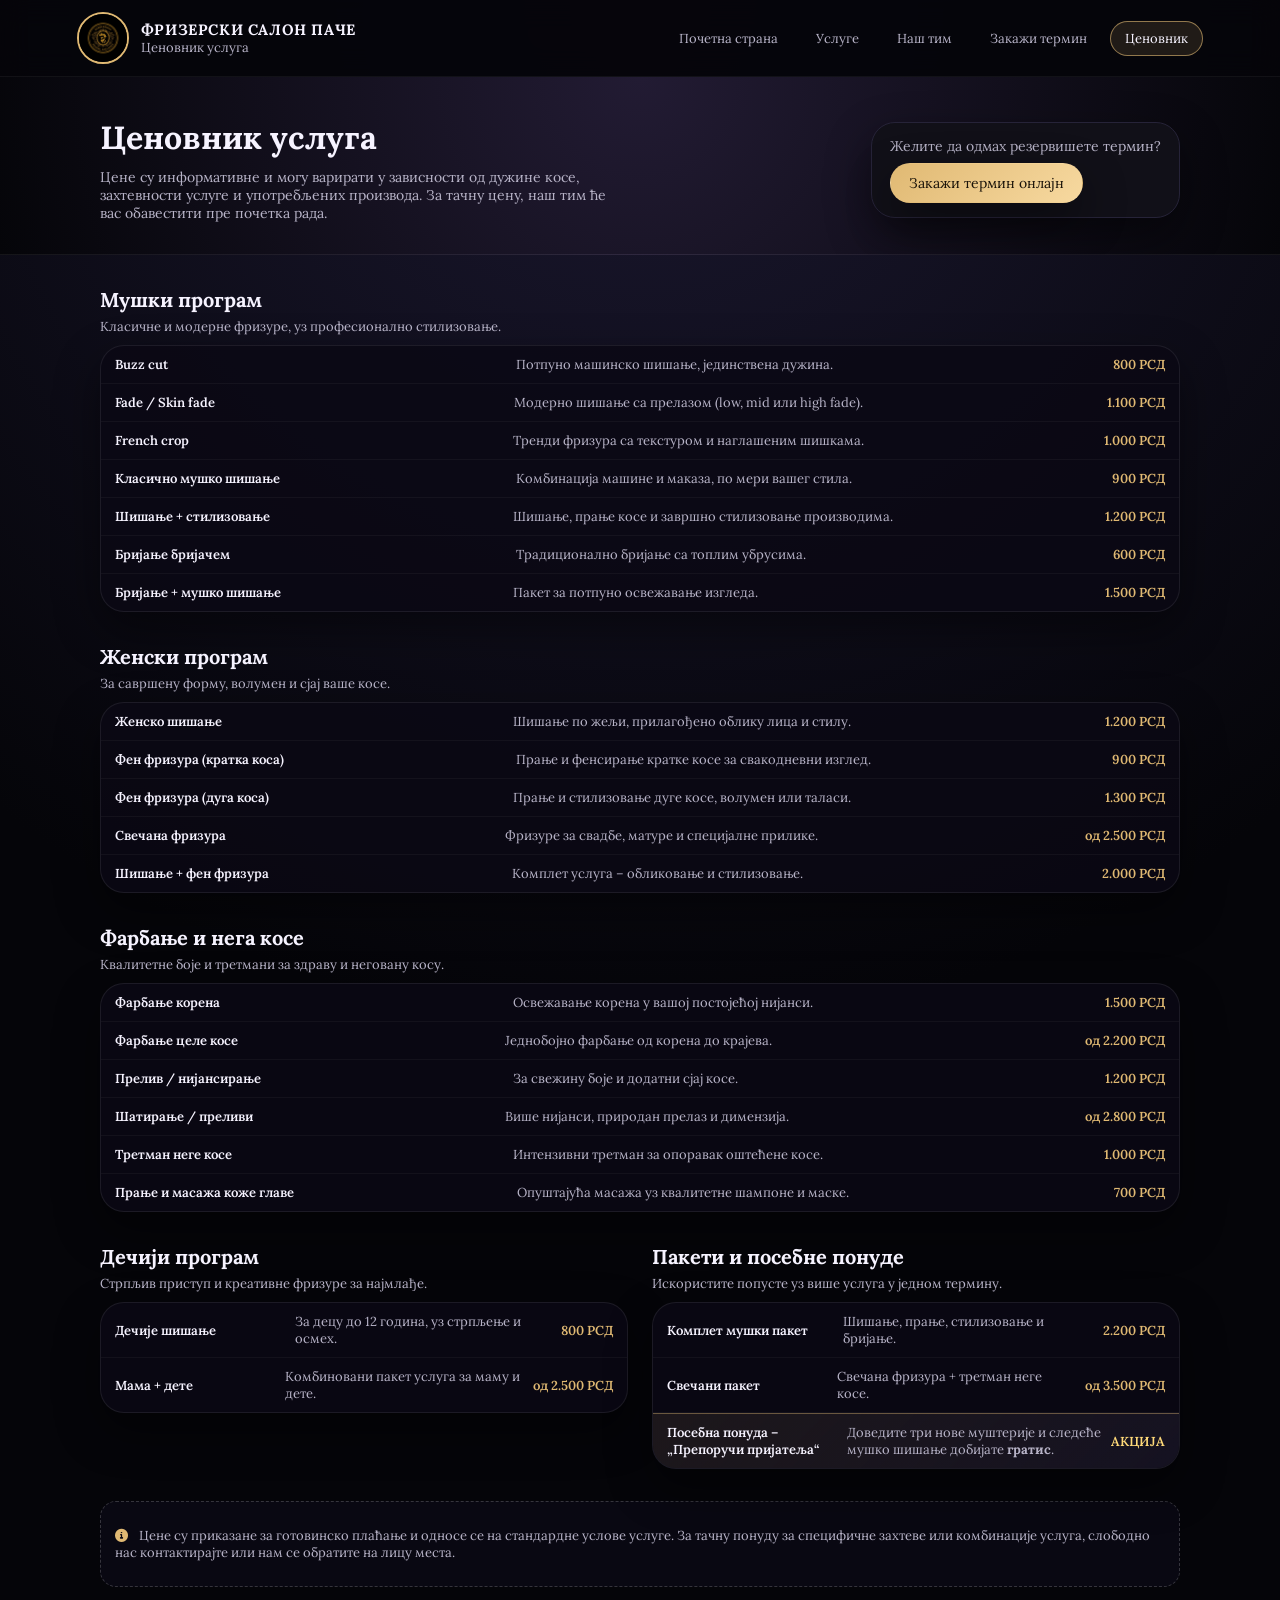
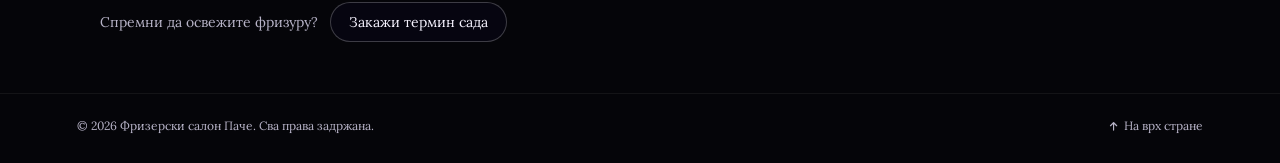
<file: cenovnik.html>
<!DOCTYPE html>
<html lang="sr">
  <head>
    <meta charset="UTF-8" />
    <title>Ценовник услуга – Фризерски салон Паче</title>
    <meta
      name="description"
      content="Ценовник услуга фризерског салона Паче – мушко и женско шишање, фарбање, нега косе, пакети и посебне понуде."
    />
    <meta name="viewport" content="width=device-width, initial-scale=1" />

    <link rel="icon" href="1600w-jvxl-QNxAVU.webp" />

    <!-- Glavni stilovi kao na početnoj -->
   <link rel="stylesheet" href="styles2.css" />
    <!-- Dodatni stilovi specifični za cenovnik -->
    <link rel="stylesheet" href="cenovnik2.css" />

    <!-- Ikonice (ako već nisu u styles.html, ali nije problem duplo) -->
    <link
      rel="stylesheet"
      href="https://cdnjs.cloudflare.com/ajax/libs/font-awesome/6.0.0-beta3/css/all.min.css"
    />
    <link
      href="https://fonts.googleapis.com/css2?family=Lora:wght@400;700&display=swap"
      rel="stylesheet"
    />
  </head>

  <body>
    <div class="page-wrapper">
      <!-- HEADER -->
      <header class="site-header" id="top">
        <div class="top-bar">
          <div class="brand">
            <img
              src="1600w-jvxl-QNxAVU.webp"
              alt="Лого салона Паче"
              class="slika-gore"
            />
            <div class="brand-text">
              <p class="brand-name">Фризерски салон Паче</p>
              <p class="brand-subtitle">Ценовник услуга</p>
            </div>
          </div>

          <nav class="main-nav">
            <!-- prilagodi ako je glavna stranica index.html umesto objekti.html -->
            <a class="top-bar-button" href="index.html">Почетна страна</a>
            <a class="top-bar-button" href="index.html#services"
              >Услуге</a
            >
            <a class="top-bar-button" href="index.html#team">Наш тим</a>
            <a class="top-bar-button" href="index.html#book"
              >Закажи термин</a
            >
            <a
              class="top-bar-button top-bar-secondary active-nav"
              href="cenovnik.html"
              >Ценовник</a
            >
          </nav>
        </div>

        <!-- Mala hero sekcija za naslov cenovnika -->
        <section class="section price-hero">
          <div class="section-inner">
            <div class="price-hero-inner">
              <div>
                <h1>Ценовник услуга</h1>
                <p>
                  Цене су информативне и могу варирати у зависности од дужине
                  косе, захтевности услуге и употребљених производа. За тачну
                  цену, наш тим ће вас обавестити пре почетка рада.
                </p>
              </div>
              <div class="price-hero-cta">
                <p>Желите да одмах резервишете термин?</p>
                <a href="index.html#book" class="btn btn-primary"
                  >Закажи термин онлајн</a
                >
              </div>
            </div>
          </div>
        </section>
      </header>

      <main>
        <!-- GLAVNI CENOVNIK -->
        <section class="section price-section">
          <div class="section-inner">
            <!-- Muško šišanje -->
            <div class="price-group">
              <div class="price-group-header">
                <h2>Мушки програм</h2>
                <p>Класичне и модерне фризуре, уз професионално стилизовање.</p>
              </div>

              <div class="price-table">
                <div class="price-row">
                  <div class="price-name">Buzz cut</div>
                  <div class="price-desc">
                    Потпуно машинско шишање, јединствена дужина.
                  </div>
                  <div class="price-value">800 РСД</div>
                </div>

                <div class="price-row">
                  <div class="price-name">Fade / Skin fade</div>
                  <div class="price-desc">
                    Модерно шишање са прелазом (low, mid или high fade).
                  </div>
                  <div class="price-value">1.100 РСД</div>
                </div>

                <div class="price-row">
                  <div class="price-name">French crop</div>
                  <div class="price-desc">
                    Тренди фризура са текстуром и наглашеним шишкама.
                  </div>
                  <div class="price-value">1.000 РСД</div>
                </div>

                <div class="price-row">
                  <div class="price-name">Класично мушко шишање</div>
                  <div class="price-desc">
                    Комбинација машине и маказа, по мери вашег стила.
                  </div>
                  <div class="price-value">900 РСД</div>
                </div>

                <div class="price-row">
                  <div class="price-name">Шишање + стилизовање</div>
                  <div class="price-desc">
                    Шишање, прање косе и завршно стилизовање производима.
                  </div>
                  <div class="price-value">1.200 РСД</div>
                </div>

                <div class="price-row">
                  <div class="price-name">Бријање бријачем</div>
                  <div class="price-desc">
                    Традиционално бријање са топлим убрусима.
                  </div>
                  <div class="price-value">600 РСД</div>
                </div>

                <div class="price-row">
                  <div class="price-name">Бријање + мушко шишање</div>
                  <div class="price-desc">
                    Пакет за потпуно освежавање изгледа.
                  </div>
                  <div class="price-value">1.500 РСД</div>
                </div>
              </div>
            </div>

            <!-- Ženski program -->
            <div class="price-group">
              <div class="price-group-header">
                <h2>Женски програм</h2>
                <p>За савршену форму, волумен и сјај ваше косе.</p>
              </div>

              <div class="price-table">
                <div class="price-row">
                  <div class="price-name">Женско шишање</div>
                  <div class="price-desc">
                    Шишање по жељи, прилагођено облику лица и стилу.
                  </div>
                  <div class="price-value">1.200 РСД</div>
                </div>

                <div class="price-row">
                  <div class="price-name">Фен фризура (кратка коса)</div>
                  <div class="price-desc">
                    Прање и фенсирање кратке косе за свакодневни изглед.
                  </div>
                  <div class="price-value">900 РСД</div>
                </div>

                <div class="price-row">
                  <div class="price-name">Фен фризура (дуга коса)</div>
                  <div class="price-desc">
                    Прање и стилизовање дуге косе, волумен или таласи.
                  </div>
                  <div class="price-value">1.300 РСД</div>
                </div>

                <div class="price-row">
                  <div class="price-name">Свечана фризура</div>
                  <div class="price-desc">
                    Фризуре за свадбе, матуре и специјалне прилике.
                  </div>
                  <div class="price-value">од 2.500 РСД</div>
                </div>

                <div class="price-row">
                  <div class="price-name">Шишање + фен фризура</div>
                  <div class="price-desc">
                    Комплет услуга – обликовање и стилизовање.
                  </div>
                  <div class="price-value">2.000 РСД</div>
                </div>
              </div>
            </div>

            <!-- Farbanje i nega -->
            <div class="price-group">
              <div class="price-group-header">
                <h2>Фарбање и нега косе</h2>
                <p>Квалитетне боје и третмани за здраву и неговану косу.</p>
              </div>

              <div class="price-table">
                <div class="price-row">
                  <div class="price-name">Фарбање корена</div>
                  <div class="price-desc">
                    Освежавање корена у вашој постојећој нијанси.
                  </div>
                  <div class="price-value">1.500 РСД</div>
                </div>

                <div class="price-row">
                  <div class="price-name">Фарбање целе косе</div>
                  <div class="price-desc">
                    Једнобојно фарбање од корена до крајева.
                  </div>
                  <div class="price-value">од 2.200 РСД</div>
                </div>

                <div class="price-row">
                  <div class="price-name">Прелив / нијансирање</div>
                  <div class="price-desc">
                    За свежину боје и додатни сјај косе.
                  </div>
                  <div class="price-value">1.200 РСД</div>
                </div>

                <div class="price-row">
                  <div class="price-name">Шатирање / преливи</div>
                  <div class="price-desc">
                    Више нијанси, природан прелаз и димензија.
                  </div>
                  <div class="price-value">од 2.800 РСД</div>
                </div>

                <div class="price-row">
                  <div class="price-name">Третман неге косе</div>
                  <div class="price-desc">
                    Интензивни третман за опоравак оштећене косе.
                  </div>
                  <div class="price-value">1.000 РСД</div>
                </div>

                <div class="price-row">
                  <div class="price-name">Прање и масажа коже главе</div>
                  <div class="price-desc">
                    Опуштајућа масажа уз квалитетне шампоне и маске.
                  </div>
                  <div class="price-value">700 РСД</div>
                </div>
              </div>
            </div>

            <!-- Dečiji program i paketi -->
            <div class="price-group price-group-grid">
              <div>
                <div class="price-group-header">
                  <h2>Дечији програм</h2>
                  <p>Стрпљив приступ и креативне фризуре за најмлађе.</p>
                </div>

                <div class="price-table">
                  <div class="price-row">
                    <div class="price-name">Дечије шишање</div>
                    <div class="price-desc">
                      За децу до 12 година, уз стрпљење и осмех.
                    </div>
                    <div class="price-value">800 РСД</div>
                  </div>

                  <div class="price-row">
                    <div class="price-name">Мама + дете</div>
                    <div class="price-desc">
                      Комбиновани пакет услуга за маму и дете.
                    </div>
                    <div class="price-value">од 2.500 РСД</div>
                  </div>
                </div>
              </div>

              <div>
                <div class="price-group-header">
                  <h2>Пакети и посебне понуде</h2>
                  <p>Искористите попусте уз више услуга у једном термину.</p>
                </div>

                <div class="price-table">
                  <div class="price-row">
                    <div class="price-name">Комплет мушки пакет</div>
                    <div class="price-desc">
                      Шишање, прање, стилизовање и бријање.
                    </div>
                    <div class="price-value">2.200 РСД</div>
                  </div>

                  <div class="price-row">
                    <div class="price-name">Свечани пакет</div>
                    <div class="price-desc">
                      Свечана фризура + третман неге косе.
                    </div>
                    <div class="price-value">од 3.500 РСД</div>
                  </div>

                  <div class="price-row highlight-offer">
                    <div class="price-name">
                      Посебна понуда – „Препоручи пријатеља“
                    </div>
                    <div class="price-desc">
                      Доведите три нове муштерије и следеће мушко шишање добијате
                      <strong>гратис</strong>.
                    </div>
                    <div class="price-value">АКЦИЈА</div>
                  </div>
                </div>
              </div>
            </div>

            <!-- Napomena -->
            <div class="price-note">
              <p>
                <i class="fas fa-info-circle"></i>
                Цене су приказане за готовинско плаћање и односе се на стандардне
                услове услуге. За тачну понуду за специфичне захтеве или
                комбинације услуга, слободно нас контактирајте или нам се
                обратите на лицу места.
              </p>
            </div>

            <div class="price-bottom-cta">
              <p>Спремни да освежите фризуру?</p>
              <a href="objekti.html#book" class="btn btn-outline"
                >Закажи термин сада</a
              >
            </div>
          </div>
        </section>
      </main>

      <!-- FOOTER -->
      <footer class="site-footer">
        <p>
          © <span id="year"></span> Фризерски салон Паче. Сва права задржана.
        </p>
        <a href="#top" class="back-to-top"
          ><i class="fas fa-arrow-up"></i> На врх стране</a
        >
      </footer>
    </div>

    <script>
      // година у футеру
      document.getElementById("year").textContent =
        new Date().getFullYear();
    </script>
  </body>
</html>
</file>
<file: styles2.css>
:root {
  --bg: #050509;
  --bg-soft: #111018;
  --bg-soft-2: #191825;
  --accent: #e0b973;
  --accent-soft: rgba(224, 185, 115, 0.15);
  --text: #f6f3ff;
  --muted: #b7b3c7;
  --border: #262338;
  --danger: #ff5c5c;
  --radius-lg: 24px;
  --radius-md: 16px;
  --shadow-soft: 0 18px 45px rgba(0, 0, 0, 0.45);
  --transition-fast: 0.2s ease;
}

*,
*::before,
*::after {
  box-sizing: border-box;
}

html,
body {
  margin: 0;
  padding: 0;
  font-family: "Lora", system-ui, -apple-system, BlinkMacSystemFont,
    "Segoe UI", sans-serif;
  background: radial-gradient(circle at top, #1b1830 0, #050509 55%);
  color: var(--text);
  scroll-behavior: smooth;
}

img {
  max-width: 100%;
  display: block;
}

/* Layout */

.page-wrapper {
  min-height: 100vh;
  display: flex;
  flex-direction: column;
}

/* Header & nav */

.site-header {
  position: relative;
  overflow: hidden;
}

.top-bar {
  position: sticky;
  top: 0;
  z-index: 50;
  display: flex;
  align-items: center;
  justify-content: space-between;
  padding: 12px 6vw;
  background: rgba(5, 5, 9, 0.92);
  backdrop-filter: blur(14px);
  border-bottom: 1px solid rgba(255, 255, 255, 0.05);
}

.brand {
  display: flex;
  align-items: center;
  gap: 12px;
}

.slika-gore {
  width: 52px;
  height: 52px;
  border-radius: 999px;
  object-fit: cover;
  border: 2px solid var(--accent);
}

.brand-text {
  display: flex;
  flex-direction: column;
}

.brand-name {
  margin: 0;
  font-weight: 700;
  letter-spacing: 0.04em;
  text-transform: uppercase;
  font-size: 15px;
}

.brand-subtitle {
  margin: 0;
  font-size: 13px;
  color: var(--muted);
}

.main-nav {
  display: flex;
  flex-wrap: wrap;
  gap: 8px;
  justify-content: flex-end;
}

.top-bar-button {
  position: relative;
  padding: 8px 14px;
  border-radius: 999px;
  border: 1px solid transparent;
  background: transparent;
  color: var(--muted);
  font-size: 13px;
  text-decoration: none;
  cursor: pointer;
  transition: border var(--transition-fast), background var(--transition-fast),
    color var(--transition-fast), transform var(--transition-fast);
}

.top-bar-button:hover {
  color: var(--text);
  border-color: rgba(224, 185, 115, 0.5);
  background: rgba(224, 185, 115, 0.08);
  transform: translateY(-1px);
}

.top-bar-secondary {
  border-color: rgba(255, 255, 255, 0.1);
}

/* Hero */

.hero {
  position: relative;
  padding: 72px 6vw 90px;
  overflow: hidden;
}

.hero-overlay {
  position: absolute;
  inset: -40%;
  background: radial-gradient(circle at 10% 0%, #f5d39b33 0, transparent 45%),
    radial-gradient(circle at 80% 0%, #f0a4ff2e 0, transparent 40%);
  opacity: 0.9;
  pointer-events: none;
}

.hero-content {
  position: relative;
  max-width: 700px;
  z-index: 1;
}

.hero h1 {
  font-size: clamp(32px, 4vw, 44px);
  margin: 0 0 18px;
  line-height: 1.1;
}

.hero p {
  margin: 0 0 24px;
  color: var(--muted);
  font-size: 15px;
  max-width: 540px;
}

.hero-actions {
  display: flex;
  flex-wrap: wrap;
  gap: 12px;
  margin-bottom: 18px;
}

.hero-info {
  display: flex;
  flex-wrap: wrap;
  gap: 16px;
  font-size: 13px;
  color: var(--muted);
}

.hero-info i {
  margin-right: 6px;
}

/* Buttons */

.btn {
  display: inline-flex;
  align-items: center;
  justify-content: center;
  padding: 10px 18px;
  border-radius: 999px;
  font-size: 14px;
  text-decoration: none;
  cursor: pointer;
  border: 1px solid transparent;
  transition: background var(--transition-fast), transform var(--transition-fast),
    box-shadow var(--transition-fast), color var(--transition-fast),
    border-color var(--transition-fast);
}

.btn-primary {
  background: linear-gradient(135deg, #e0b973, #f7d9a0);
  color: #1a1309;
  box-shadow: var(--shadow-soft);
}

.btn-primary:hover {
  transform: translateY(-1px);
  box-shadow: 0 24px 60px rgba(0, 0, 0, 0.5);
}

.btn-outline {
  border-color: rgba(255, 255, 255, 0.22);
  color: var(--text);
  background: rgba(8, 6, 18, 0.85);
}

.btn-outline:hover {
  border-color: var(--accent);
  background: rgba(224, 185, 115, 0.1);
}

/* Sekcije */

.section {
  padding: 48px 6vw;
}

.section-inner {
  max-width: 1080px;
  margin: 0 auto;
}

.section-header {
  text-align: left;
  margin-bottom: 28px;
}

.section-header h2 {
  margin: 0 0 8px;
  font-size: 26px;
}

.section-header p {
  margin: 0;
  color: var(--muted);
  font-size: 14px;
}

/* O nama */

.about-grid {
  display: grid;
  grid-template-columns: 2fr 1.2fr;
  gap: 32px;
}

.about-text p {
  margin-top: 0;
  color: var(--muted);
  font-size: 14px;
}

.about-list {
  list-style: none;
  padding: 0;
  margin: 16px 0 0;
}

.about-list li {
  display: flex;
  align-items: center;
  gap: 10px;
  margin-bottom: 8px;
  font-size: 14px;
  color: var(--muted);
}

.about-list i {
  color: var(--accent);
  font-size: 13px;
}

.about-card {
  background: radial-gradient(circle at top, #262338, #171421);
  border-radius: var(--radius-lg);
  padding: 20px;
  border: 1px solid rgba(255, 255, 255, 0.05);
  box-shadow: var(--shadow-soft);
}

.about-card h3 {
  margin: 0 0 8px;
}

.about-card p {
  font-size: 14px;
  color: var(--muted);
}

.highlight-text {
  margin-top: 12px;
  font-style: italic;
  color: var(--accent);
}

/* Kartice usluga */

.card-grid {
  display: grid;
  grid-template-columns: repeat(auto-fit, minmax(210px, 1fr));
  gap: 18px;
}

.card {
  background: var(--bg-soft);
  border-radius: var(--radius-md);
  padding: 18px;
  border: 1px solid var(--border);
  box-shadow: 0 10px 28px rgba(0, 0, 0, 0.4);
  transition: transform var(--transition-fast), box-shadow var(--transition-fast),
    border-color var(--transition-fast), background var(--transition-fast);
}

.card h3 {
  margin: 0 0 8px;
  font-size: 16px;
}

.card h3 i {
  margin-right: 8px;
  color: var(--accent);
}

.card p {
  margin: 0;
  color: var(--muted);
  font-size: 13px;
}

.card:hover {
  transform: translateY(-4px);
  box-shadow: 0 18px 45px rgba(0, 0, 0, 0.6);
  border-color: rgba(224, 185, 115, 0.4);
  background: linear-gradient(135deg, #191825, #221b33);
}

.section-cta {
  margin-top: 20px;
}

/* Tim frizera */

.team-grid {
  display: grid;
  grid-template-columns: repeat(auto-fit, minmax(220px, 1fr));
  gap: 20px;
}

.frizer {
  background: var(--bg-soft);
  border-radius: var(--radius-lg);
  border: 1px solid var(--border);
  box-shadow: var(--shadow-soft);
  overflow: hidden;
  position: relative;
}

.frizer-inner {
  padding: 16px 16px 18px;
  display: flex;
  flex-direction: column;
  align-items: center;
  gap: 6px;
}

.profilna {
  width: 110px;
  height: 110px;
  border-radius: 999px;
  object-fit: cover;
  border: 2px solid rgba(224, 185, 115, 0.6);
  margin-bottom: 6px;
}

.ime {
  margin: 0;
  font-weight: 700;
  letter-spacing: 0.02em;
}

.role {
  margin: 0;
  font-size: 12px;
  color: var(--muted);
}

.rating {
  margin: 4px 0 8px;
  font-size: 13px;
  color: var(--accent);
}

.rating i {
  margin-right: 4px;
}

.termin {
  margin-top: 4px;
  font-size: 13px;
  padding: 8px 14px;
  border-radius: 999px;
  border: none;
  cursor: pointer;
  background: linear-gradient(135deg, #e0b973, #f7d9a0);
  color: #1a1309;
  box-shadow: 0 12px 30px rgba(0, 0, 0, 0.5);
  transition: transform var(--transition-fast),
    box-shadow var(--transition-fast), opacity var(--transition-fast);
}

.termin:hover {
  transform: translateY(-1px) scale(1.02);
  box-shadow: 0 18px 45px rgba(0, 0, 0, 0.7);
}

/* Booking sekcija */

.booking-section {
  background: radial-gradient(circle at top, #221b33, #050509);
}

.booking-inner {
  display: grid;
  grid-template-columns: 2fr 1.2fr;
  gap: 28px;
  align-items: flex-start;
}

.booking-text p {
  color: var(--muted);
  font-size: 14px;
}

.booking-list {
  list-style: none;
  padding: 0;
  margin: 14px 0 18px;
}

.booking-list li {
  font-size: 14px;
  color: var(--muted);
  display: flex;
  align-items: center;
  gap: 8px;
  margin-bottom: 6px;
}

.booking-list i {
  color: var(--accent);
}

.booking-note {
  background: var(--bg-soft);
  border-radius: var(--radius-lg);
  border: 1px solid var(--border);
  padding: 16px 18px;
  box-shadow: var(--shadow-soft);
  font-size: 14px;
}

.booking-note h3 {
  margin: 0 0 4px;
}

.booking-note p {
  margin: 0 0 10px;
  color: var(--muted);
}

/* Galerija */

.gallery-grid {
  display: grid;
  grid-template-columns: repeat(auto-fit, minmax(170px, 1fr));
  gap: 12px;
}

.gallery-item {
  position: relative;
  border-radius: 16px;
  overflow: hidden;
  border: 1px solid rgba(255, 255, 255, 0.06);
}

.gallery-item img {
  width: 100%;
  height: 280px;
  object-fit: cover;
  transition: transform var(--transition-fast), filter var(--transition-fast);
}

.gallery-item:hover img {
  transform: scale(1.04);
  filter: brightness(1.05);
}

/* Kontakt / lokacija */

.contact-inner {
  display: grid;
  grid-template-columns: 1.3fr 1.7fr;
  gap: 28px;
}

.contact-block p {
  font-size: 14px;
  color: var(--muted);
  margin: 6px 0;
}

.contact-block i {
  margin-right: 8px;
  color: var(--accent);
}

.map-placeholder {
  border-radius: var(--radius-lg);
  border: 1px dashed rgba(255, 255, 255, 0.15);
  min-height: 220px;
  display: flex;
  align-items: center;
  justify-content: center;
  color: var(--muted);
  font-size: 14px;
}

/* Popup modal */

.popup {
  position: fixed;
  inset: 0;
  background: rgba(2, 2, 8, 0.75);
  display: none;
  align-items: center;
  justify-content: center;
  z-index: 80;
}

.popup-inner {
  position: relative;
  width: 100%;
  max-width: 420px;
  background: #13101e;
  border-radius: var(--radius-lg);
  padding: 20px 20px 18px;
  border: 1px solid rgba(255, 255, 255, 0.08);
  box-shadow: 0 28px 60px rgba(0, 0, 0, 0.85);
}

.exit {
  position: absolute;
  top: 10px;
  right: 10px;
  width: 28px;
  height: 28px;
  border-radius: 999px;
  border: none;
  background: rgba(0, 0, 0, 0.4);
  color: var(--muted);
  cursor: pointer;
  font-size: 18px;
  line-height: 28px;
}

.poptekst {
  margin: 0 0 12px;
  font-weight: 600;
  font-size: 15px;
}

.popup-row {
  display: flex;
  align-items: center;
  gap: 8px;
  margin-bottom: 10px;
  flex-wrap: wrap;
}

.popup-row label {
  font-size: 13px;
  color: var(--muted);
}

.day,
.vreme {
  flex: 1 1 100px;
  padding: 7px 10px;
  border-radius: 999px;
  border: 1px solid var(--border);
  background: #080612;
  color: var(--text);
  font-size: 13px;
}

.potvrda,
.prikaz,
.confirm-button {
  padding: 7px 12px;
  border-radius: 999px;
  border: none;
  font-size: 13px;
  cursor: pointer;
  background: var(--accent-soft);
  color: var(--accent);
  transition: background var(--transition-fast), transform var(--transition-fast);
}

.potvrda:hover,
.prikaz:hover,
.confirm-button:hover {
  background: rgba(224, 185, 115, 0.25);
  transform: translateY(-1px);
}

.popup-user {
  border-top: 1px solid rgba(255, 255, 255, 0.06);
  padding-top: 10px;
  margin-top: 10px;
}

.ime2,
.broj {
  flex: 1 1 100px;
  padding: 7px 10px;
  border-radius: 999px;
  border: 1px solid var(--border);
  background: #080612;
  color: var(--text);
  font-size: 13px;
}

.war {
  margin: 6px 0 0;
  font-size: 12px;
  color: var(--danger);
}

/* Donja traka */

.bottom-section {
  padding: 32px 6vw 24px;
  border-top: 1px solid rgba(255, 255, 255, 0.06);
  margin-top: 16px;
}

.bottom-bar {
  display: flex;
  flex-wrap: wrap;
  gap: 10px;
  margin-bottom: 14px;
}

.bottom-bar-btn {
  padding: 8px 14px;
  border-radius: 999px;
  border: 1px solid rgba(255, 255, 255, 0.12);
  background: rgba(8, 6, 18, 0.9);
  color: var(--muted);
  font-size: 13px;
  cursor: pointer;
  transition: background var(--transition-fast), color var(--transition-fast),
    border-color var(--transition-fast);
}

.bottom-bar-btn:hover {
  border-color: var(--accent);
  color: var(--text);
}

.bottom-bar-content {
  display: none;
  margin-top: 6px;
  padding: 12px 14px;
  border-radius: 16px;
  background: var(--bg-soft-2);
  border: 1px solid var(--border);
}

.bottom-bar-content.show {
  display: block;
}

.contact-info p,
.social-media p,
.faq-question,
.faq-answer {
  margin: 5px 0;
  font-size: 13px;
  color: var(--muted);
}

.faq-question {
  font-weight: 600;
  color: var(--text);
}

/* Footer */

.site-footer {
  padding: 12px 6vw 18px;
  font-size: 12px;
  color: var(--muted);
  display: flex;
  flex-wrap: wrap;
  align-items: center;
  justify-content: space-between;
  border-top: 1px solid rgba(255, 255, 255, 0.06);
  margin-top: auto;
}

.back-to-top {
  color: var(--muted);
  text-decoration: none;
  display: inline-flex;
  align-items: center;
  gap: 6px;
  font-size: 12px;
}

.back-to-top i {
  font-size: 10px;
}

/* Stari gradient divovi – blago prigušeni, možeš и да их обришеш */

.gradient-overlay1,
.gradient-overlay2 {
  display: none;
}

/* Responsive */

@media (max-width: 900px) {
  .about-grid,
  .booking-inner,
  .contact-inner {
    grid-template-columns: 1fr;
  }

  .top-bar {
    flex-direction: column;
    align-items: flex-start;
    gap: 10px;
  }

  .main-nav {
    justify-content: flex-start;
  }
}

@media (max-width: 600px) {
  .hero {
    padding-top: 48px;
  }

  .section {
    padding-inline: 5vw;
  }

  .site-footer {
    flex-direction: column;
    align-items: flex-start;
    gap: 6px;
  }
}
</file>
<file: cenovnik2.css>
/* Aktivna stavka u meniju za cenovnik */
.active-nav {
  border-color: rgba(224, 185, 115, 0.6);
  background: rgba(224, 185, 115, 0.12);
  color: var(--text);
}

/* Hero blok za cenovnik */

.price-hero {
  padding-top: 40px;
  padding-bottom: 32px;
  background: radial-gradient(circle at top, #221b33, #050509);
  border-bottom: 1px solid rgba(255, 255, 255, 0.06);
}

.price-hero-inner {
  display: flex;
  flex-wrap: wrap;
  gap: 24px;
  justify-content: space-between;
  align-items: center;
}

.price-hero-inner h1 {
  margin: 0 0 10px;
  font-size: clamp(26px, 3vw, 32px);
}

.price-hero-inner p {
  margin: 0;
  font-size: 14px;
  color: var(--muted);
  max-width: 520px;
}

.price-hero-cta {
  background: var(--bg-soft);
  border-radius: var(--radius-lg);
  padding: 14px 18px;
  border: 1px solid var(--border);
  box-shadow: var(--shadow-soft);
  font-size: 14px;
  color: var(--muted);
}

.price-hero-cta p {
  margin: 0 0 8px;
}

/* Glavni cenovnik */

.price-section {
  padding-top: 32px;
}

.price-group {
  margin-bottom: 32px;
}

.price-group-header h2 {
  margin: 0 0 6px;
  font-size: 20px;
}

.price-group-header p {
  margin: 0 0 10px;
  font-size: 13px;
  color: var(--muted);
}

/* Tabela cenovnika kao fleks grid */

.price-table {
  border-radius: var(--radius-lg);
  border: 1px solid rgba(255, 255, 255, 0.08);
  overflow: hidden;
  background: rgba(11, 9, 20, 0.85);
  box-shadow: var(--shadow-soft);
}

.price-row {
  display: grid;
  grid-template-columns: minmax(160px, 2fr) minmax(180px, 3fr) auto;
  gap: 10px;
  align-items: center;
  padding: 10px 14px;
  font-size: 13px;
  border-bottom: 1px solid rgba(255, 255, 255, 0.04);
}

.price-row:last-child {
  border-bottom: none;
}

.price-name {
  font-weight: 600;
}

.price-desc {
  color: var(--muted);
}

.price-value {
  justify-self: end;
  font-weight: 600;
  color: var(--accent);
  white-space: nowrap;
}

/* Posebno naglašena ponuda */

.highlight-offer {
  background: linear-gradient(135deg, rgba(224, 185, 115, 0.09), #151221);
  border-top: 1px solid rgba(224, 185, 115, 0.4);
}

.highlight-offer .price-value {
  color: #ffda79;
}

/* Grid za dve grupe (dечији програм + пакети) */

.price-group-grid {
  display: grid;
  grid-template-columns: minmax(0, 1fr) minmax(0, 1fr);
  gap: 24px;
  border: none;
}

/* Napomena ispod cenovnika */

.price-note {
  margin-top: 12px;
  margin-bottom: 12px;
  padding: 12px 14px;
  border-radius: var(--radius-md);
  border: 1px dashed rgba(255, 255, 255, 0.18);
  background: rgba(11, 9, 20, 0.9);
  font-size: 13px;
  color: var(--muted);
}

.price-note i {
  margin-right: 8px;
  color: var(--accent);
}

/* Donji CTA */

.price-bottom-cta {
  margin-top: 10px;
  display: flex;
  flex-wrap: wrap;
  align-items: center;
  gap: 12px;
  font-size: 14px;
  color: var(--muted);
}

/* Responsive */

@media (max-width: 900px) {
  .price-group-grid {
    grid-template-columns: 1fr;
  }
}

@media (max-width: 700px) {
  .price-row {
    grid-template-columns: 1.6fr 1.4fr;
    grid-template-rows: auto auto;
    grid-template-areas:
      "name value"
      "desc desc";
  }

  .price-name {
    grid-area: name;
  }

  .price-desc {
    grid-area: desc;
  }

  .price-value {
    grid-area: value;
  }
}

@media (max-width: 600px) {
  .price-hero-inner {
    flex-direction: column;
    align-items: flex-start;
  }

  .price-hero-cta {
    width: 100%;
  }
}
</file>
